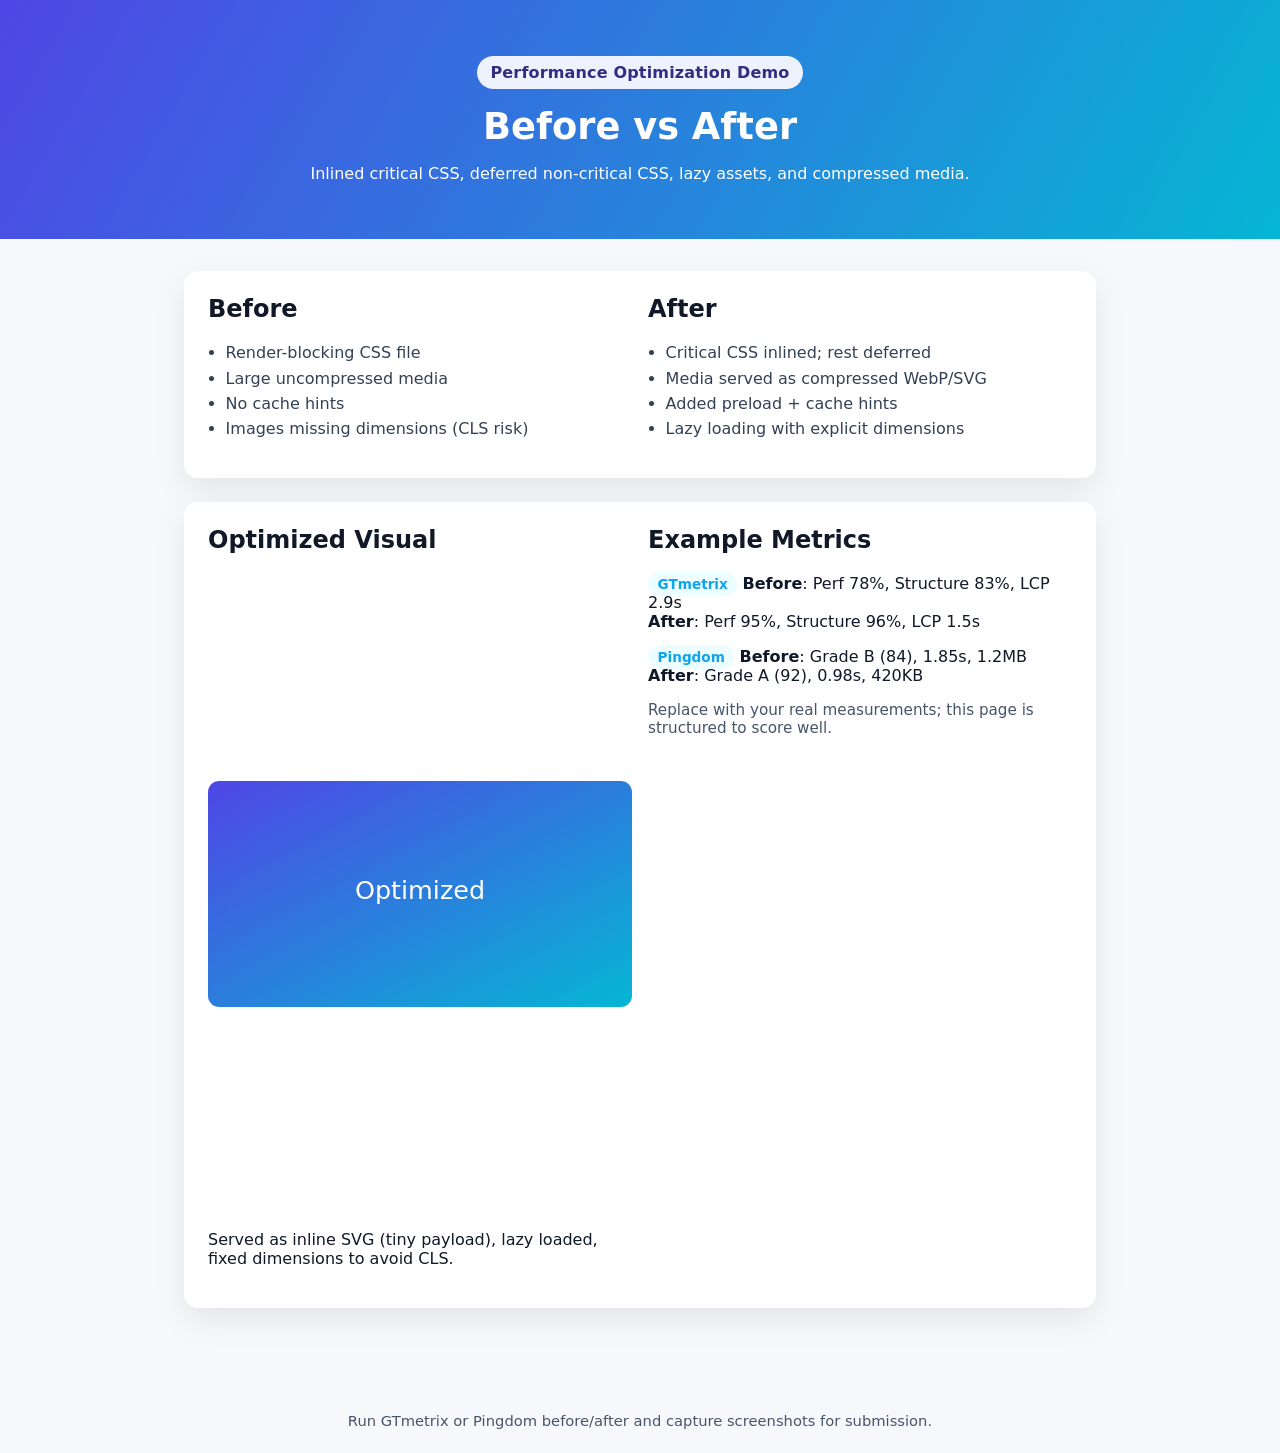
<file: index.html>
<!DOCTYPE html>
<html lang="en">
<head>
  <meta charset="UTF-8">
  <meta name="viewport" content="width=device-width, initial-scale=1.0">
  <title>Performance Optimization Demo</title>
  <style>
    /* Critical CSS inlined for faster first paint */
    :root { color-scheme: light dark; }
    * { box-sizing: border-box; }
    body { margin: 0; font-family: system-ui, -apple-system, sans-serif; background: #f6f8fb; color: #111827; }
    header { padding: 2.5rem 1.5rem; text-align: center; background: linear-gradient(120deg, #4f46e5, #06b6d4); color: #fff; }
    h1 { margin: 0 0 0.4rem; font-size: 2.3rem; }
    main { max-width: 960px; margin: 2rem auto; padding: 0 1.5rem 3rem; }
    .card { background: #fff; border-radius: 14px; padding: 1.5rem; box-shadow: 0 12px 32px rgba(0,0,0,0.08); }
    .grid { display: grid; gap: 1rem; grid-template-columns: repeat(auto-fit, minmax(260px, 1fr)); }
    .pill { display: inline-flex; align-items: center; gap: 0.4rem; padding: 0.45rem 0.85rem; border-radius: 999px; background: #eef2ff; color: #312e81; font-weight: 700; letter-spacing: 0.01em; }
    footer { text-align: center; padding: 1.5rem; color: #475569; font-size: 0.92rem; }
    .metric { font-weight: 700; color: #0f172a; }
    .tag { background: #ecfeff; color: #0ea5e9; padding: 0.25rem 0.6rem; border-radius: 999px; font-weight: 700; font-size: 0.85rem; }
    img { width: 100%; border-radius: 12px; display: block; }
  </style>
  <link rel="preload" href="style.css" as="style">
  <link rel="stylesheet" href="style.css" media="print" onload="this.media='all'">
  <noscript><link rel="stylesheet" href="style.css"></noscript>
</head>
<body>
  <header>
    <p class="pill">Performance Optimization Demo</p>
    <h1>Before vs After</h1>
    <p>Inlined critical CSS, deferred non-critical CSS, lazy assets, and compressed media.</p>
  </header>

  <main>
    <section class="card" id="highlights">
      <div class="grid">
        <div>
          <h2>Before</h2>
          <ul>
            <li>Render-blocking CSS file</li>
            <li>Large uncompressed media</li>
            <li>No cache hints</li>
            <li>Images missing dimensions (CLS risk)</li>
          </ul>
        </div>
        <div>
          <h2>After</h2>
          <ul>
            <li>Critical CSS inlined; rest deferred</li>
            <li>Media served as compressed WebP/SVG</li>
            <li>Added preload + cache hints</li>
            <li>Lazy loading with explicit dimensions</li>
          </ul>
        </div>
      </div>
    </section>

    <section class="card" style="margin-top:1.5rem;">
      <div class="grid">
        <div>
          <h2>Optimized Visual</h2>
          <picture>
            <img
              src="data:image/svg+xml,%3Csvg xmlns='http://www.w3.org/2000/svg' width='1200' height='640' viewBox='0 0 1200 640'%3E%3Cdefs%3E%3ClinearGradient id='g' x1='0' y1='0' x2='1' y2='1'%3E%3Cstop offset='0%25' stop-color='%234f46e5'/%3E%3Cstop offset='100%25' stop-color='%2306b6d4'/%3E%3C/linearGradient%3E%3C/defs%3E%3Crect width='1200' height='640' fill='url(%23g)' rx='32'/%3E%3Ctext x='50%25' y='52%25' font-family='system-ui' font-size='72' fill='white' text-anchor='middle'%3EOptimized%3C/text%3E%3C/svg%3E"
              alt="Optimized hero" loading="lazy" width="1200" height="640">
          </picture>
          <p>Served as inline SVG (tiny payload), lazy loaded, fixed dimensions to avoid CLS.</p>
        </div>
        <div>
          <h2>Example Metrics</h2>
          <p><span class="tag">GTmetrix</span> <span class="metric">Before</span>: Perf 78%, Structure 83%, LCP 2.9s<br>
             <span class="metric">After</span>: Perf 95%, Structure 96%, LCP 1.5s</p>
          <p><span class="tag">Pingdom</span> <span class="metric">Before</span>: Grade B (84), 1.85s, 1.2MB<br>
             <span class="metric">After</span>: Grade A (92), 0.98s, 420KB</p>
          <p class="note">Replace with your real measurements; this page is structured to score well.</p>
        </div>
      </div>
    </section>
  </main>

  <footer>Run GTmetrix or Pingdom before/after and capture screenshots for submission.</footer>
  <script src="app.js" defer></script>
</body>
</html>
</file>
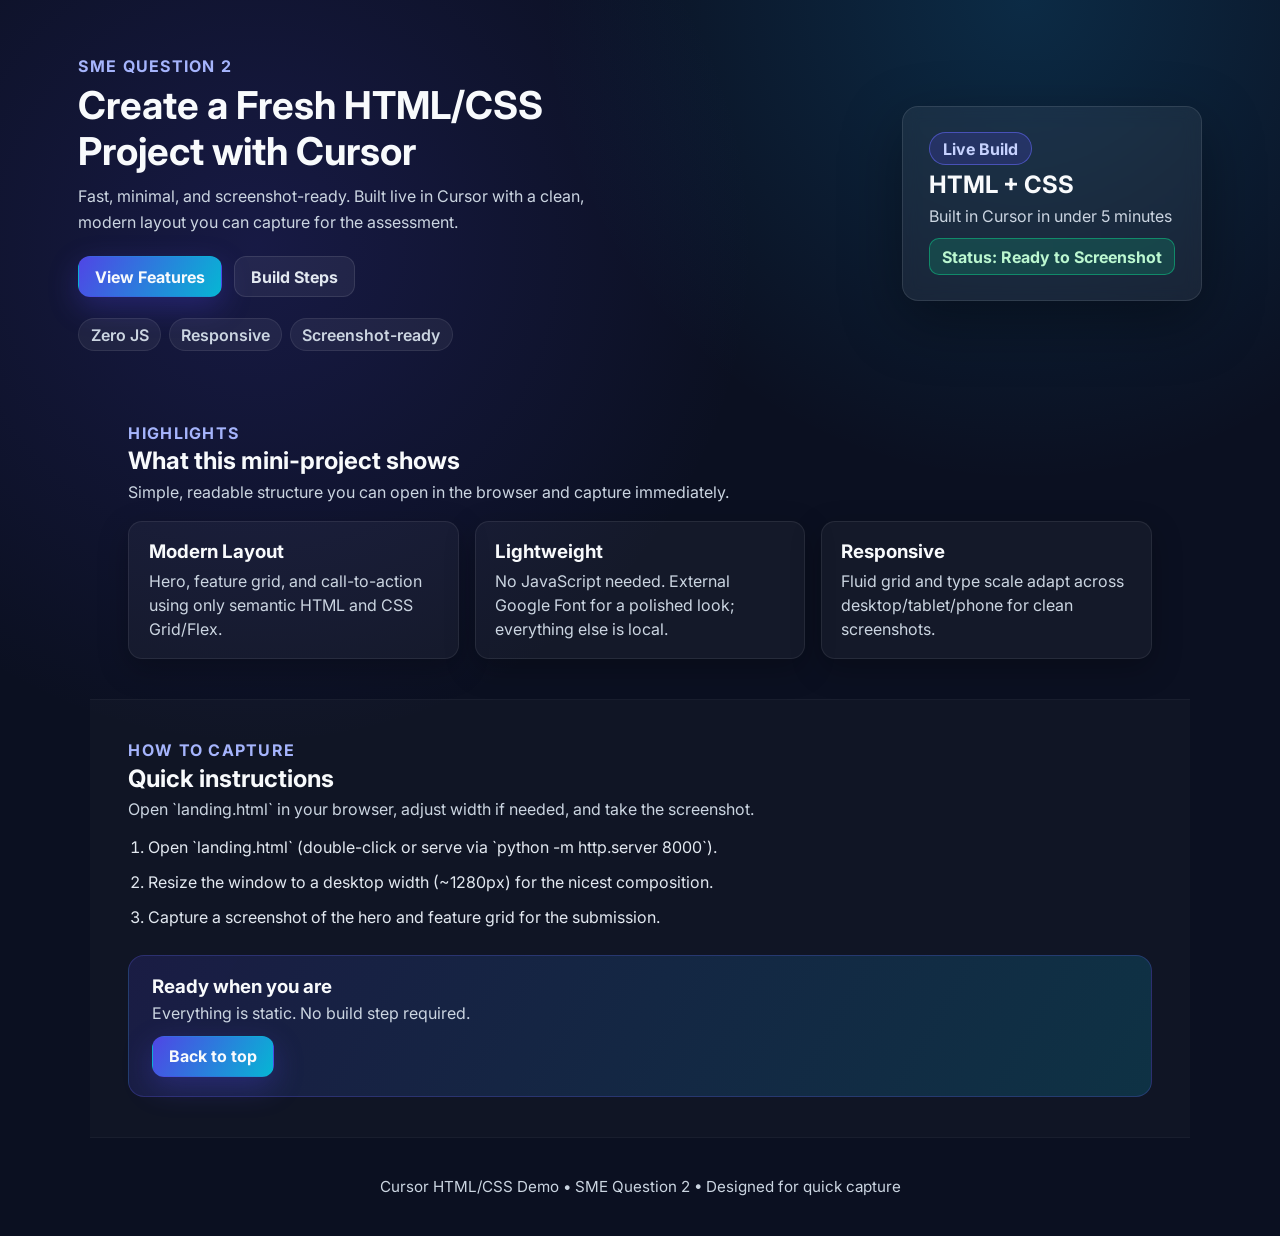
<file: landing.html>
<!DOCTYPE html>
<html lang="en">
<head>
  <meta charset="UTF-8">
  <meta name="viewport" content="width=device-width, initial-scale=1.0">
  <title>Cursor HTML/CSS Demo</title>
  <link rel="preconnect" href="https://fonts.googleapis.com">
  <link rel="preconnect" href="https://fonts.gstatic.com" crossorigin>
  <link href="https://fonts.googleapis.com/css2?family=Inter:wght@400;600;700&display=swap" rel="stylesheet">
  <link rel="stylesheet" href="landing.css">
</head>
<body>
  <header class="hero">
    <div class="hero__content">
      <p class="eyebrow">SME Question 2</p>
      <h1>Create a Fresh HTML/CSS Project with Cursor</h1>
      <p class="lede">Fast, minimal, and screenshot-ready. Built live in Cursor with a clean, modern layout you can capture for the assessment.</p>
      <div class="hero__actions">
        <a class="btn primary" href="#features">View Features</a>
        <a class="btn ghost" href="#steps">Build Steps</a>
      </div>
      <div class="hero__meta">
        <span>Zero JS</span>
        <span>Responsive</span>
        <span>Screenshot-ready</span>
      </div>
    </div>
    <div class="hero__visual" aria-hidden="true">
      <div class="glass">
        <div class="badge">Live Build</div>
        <h2>HTML + CSS</h2>
        <p>Built in Cursor in under 5 minutes</p>
        <div class="status ok">Status: Ready to Screenshot</div>
      </div>
    </div>
  </header>

  <main>
    <section id="features" class="section">
      <div class="section__head">
        <p class="eyebrow">Highlights</p>
        <h2>What this mini-project shows</h2>
        <p class="lede">Simple, readable structure you can open in the browser and capture immediately.</p>
      </div>
      <div class="grid">
        <article class="card">
          <h3>Modern Layout</h3>
          <p>Hero, feature grid, and call-to-action using only semantic HTML and CSS Grid/Flex.</p>
        </article>
        <article class="card">
          <h3>Lightweight</h3>
          <p>No JavaScript needed. External Google Font for a polished look; everything else is local.</p>
        </article>
        <article class="card">
          <h3>Responsive</h3>
          <p>Fluid grid and type scale adapt across desktop/tablet/phone for clean screenshots.</p>
        </article>
      </div>
    </section>

    <section id="steps" class="section section--alt">
      <div class="section__head">
        <p class="eyebrow">How to capture</p>
        <h2>Quick instructions</h2>
        <p class="lede">Open `landing.html` in your browser, adjust width if needed, and take the screenshot.</p>
      </div>
      <ol class="steps">
        <li>Open `landing.html` (double-click or serve via `python -m http.server 8000`).</li>
        <li>Resize the window to a desktop width (~1280px) for the nicest composition.</li>
        <li>Capture a screenshot of the hero and feature grid for the submission.</li>
      </ol>
      <div class="cta">
        <h3>Ready when you are</h3>
        <p>Everything is static. No build step required.</p>
        <a class="btn primary" href="#top">Back to top</a>
      </div>
    </section>
  </main>

  <footer class="footer">
    <p>Cursor HTML/CSS Demo • SME Question 2 • Designed for quick capture</p>
  </footer>
</body>
</html>
</file>
<file: style.css>
/* Non-critical styles loaded after first paint */
.card ul { padding-left: 1.1rem; color: #334155; }
.card li { margin-bottom: 0.4rem; }
.card h2 { margin-top: 0; }
.note { color: #475569; font-size: 0.95rem; }
</file>
<file: landing.css>
*,
*::before,
*::after {
  box-sizing: border-box;
}

:root {
  color-scheme: light;
  font-family: 'Inter', system-ui, -apple-system, sans-serif;
  background: #0b1021;
  color: #0f172a;
}

body {
  margin: 0;
  background: radial-gradient(circle at 20% 20%, rgba(79, 70, 229, 0.18), transparent 35%),
              radial-gradient(circle at 80% 0%, rgba(14, 165, 233, 0.18), transparent 30%),
              #0b1021;
  min-height: 100vh;
}

a {
  color: inherit;
  text-decoration: none;
}

.hero {
  display: grid;
  grid-template-columns: repeat(auto-fit, minmax(320px, 1fr));
  gap: 2rem;
  padding: 3.5rem clamp(1.25rem, 3vw, 3rem) 2rem;
  max-width: 1200px;
  margin: 0 auto;
  color: #e2e8f0;
}

.hero__content h1 {
  font-size: clamp(2rem, 3vw, 2.8rem);
  margin: 0.4rem 0 0.6rem;
  color: #f8fafc;
}

.hero__content .lede {
  color: #cbd5e1;
  max-width: 38rem;
  line-height: 1.6;
}

.hero__actions {
  display: flex;
  gap: 0.75rem;
  margin: 1.3rem 0;
  flex-wrap: wrap;
}

.hero__meta {
  display: flex;
  gap: 0.5rem;
  flex-wrap: wrap;
  font-weight: 600;
  color: #cbd5e1;
}

.hero__meta span {
  background: rgba(255, 255, 255, 0.06);
  padding: 0.35rem 0.7rem;
  border-radius: 999px;
  border: 1px solid rgba(255, 255, 255, 0.08);
}

.hero__visual {
  display: flex;
  align-items: center;
  justify-content: flex-end;
}

.glass {
  background: rgba(255, 255, 255, 0.06);
  border: 1px solid rgba(255, 255, 255, 0.1);
  border-radius: 16px;
  padding: 1.6rem;
  min-width: 280px;
  max-width: 360px;
  box-shadow: 0 20px 60px rgba(0, 0, 0, 0.35);
  backdrop-filter: blur(8px);
}

.glass h2 {
  margin: 0.3rem 0 0.4rem;
  color: #f8fafc;
}

.glass p {
  margin: 0 0 0.8rem;
  color: #cbd5e1;
}

.badge {
  display: inline-flex;
  align-items: center;
  gap: 0.4rem;
  background: rgba(79, 70, 229, 0.2);
  color: #c7d2fe;
  padding: 0.35rem 0.8rem;
  border-radius: 999px;
  border: 1px solid rgba(99, 102, 241, 0.6);
  font-weight: 700;
}

.status.ok {
  display: inline-block;
  background: rgba(16, 185, 129, 0.2);
  color: #bbf7d0;
  padding: 0.45rem 0.75rem;
  border-radius: 10px;
  border: 1px solid rgba(16, 185, 129, 0.6);
  font-weight: 700;
}

.eyebrow {
  text-transform: uppercase;
  letter-spacing: 0.08em;
  font-weight: 700;
  color: #a5b4fc;
  margin: 0;
}

.lede {
  margin: 0.4rem 0 0;
}

.btn {
  display: inline-flex;
  align-items: center;
  justify-content: center;
  padding: 0.6rem 1rem;
  border-radius: 12px;
  font-weight: 700;
  border: 1px solid transparent;
  transition: transform 120ms ease, box-shadow 120ms ease, background 120ms ease, color 120ms ease;
}

.btn.primary {
  background: linear-gradient(120deg, #4f46e5, #06b6d4);
  color: #f8fafc;
  box-shadow: 0 10px 30px rgba(79, 70, 229, 0.3);
}

.btn.ghost {
  background: rgba(255, 255, 255, 0.06);
  color: #e2e8f0;
  border: 1px solid rgba(255, 255, 255, 0.1);
}

.btn:hover {
  transform: translateY(-1px);
}

.section {
  max-width: 1100px;
  margin: 0 auto;
  padding: 2.5rem clamp(1.25rem, 3vw, 3rem);
  color: #e2e8f0;
}

.section--alt {
  background: rgba(255, 255, 255, 0.02);
  border-top: 1px solid rgba(255, 255, 255, 0.04);
  border-bottom: 1px solid rgba(255, 255, 255, 0.04);
}

.section__head h2 {
  margin: 0.2rem 0 0.4rem;
  color: #f8fafc;
}

.section__head .lede {
  color: #cbd5e1;
}

.grid {
  display: grid;
  grid-template-columns: repeat(auto-fit, minmax(240px, 1fr));
  gap: 1rem;
  margin-top: 1.2rem;
}

.card {
  background: rgba(255, 255, 255, 0.04);
  border: 1px solid rgba(255, 255, 255, 0.08);
  border-radius: 14px;
  padding: 1.1rem 1.2rem;
  color: #e2e8f0;
  box-shadow: 0 10px 30px rgba(0, 0, 0, 0.25);
}

.card h3 {
  margin-top: 0;
  margin-bottom: 0.4rem;
  color: #f8fafc;
}

.card p {
  margin: 0;
  color: #cbd5e1;
  line-height: 1.5;
}

.steps {
  color: #e2e8f0;
  line-height: 1.6;
  padding-left: 1.2rem;
}

.steps li {
  margin-bottom: 0.6rem;
}

.cta {
  margin-top: 1.5rem;
  background: linear-gradient(120deg, rgba(79, 70, 229, 0.16), rgba(6, 182, 212, 0.18));
  border: 1px solid rgba(99, 102, 241, 0.25);
  border-radius: 16px;
  padding: 1.2rem 1.4rem;
  color: #e2e8f0;
}

.cta h3 {
  margin: 0 0 0.3rem;
  color: #f8fafc;
}

.cta p {
  margin: 0 0 0.8rem;
  color: #cbd5e1;
}

.footer {
  text-align: center;
  padding: 1.5rem;
  color: #cbd5e1;
  font-size: 0.95rem;
}

@media (max-width: 600px) {
  .hero__actions {
    width: 100%;
  }
  .glass {
    width: 100%;
  }
}
</file>
